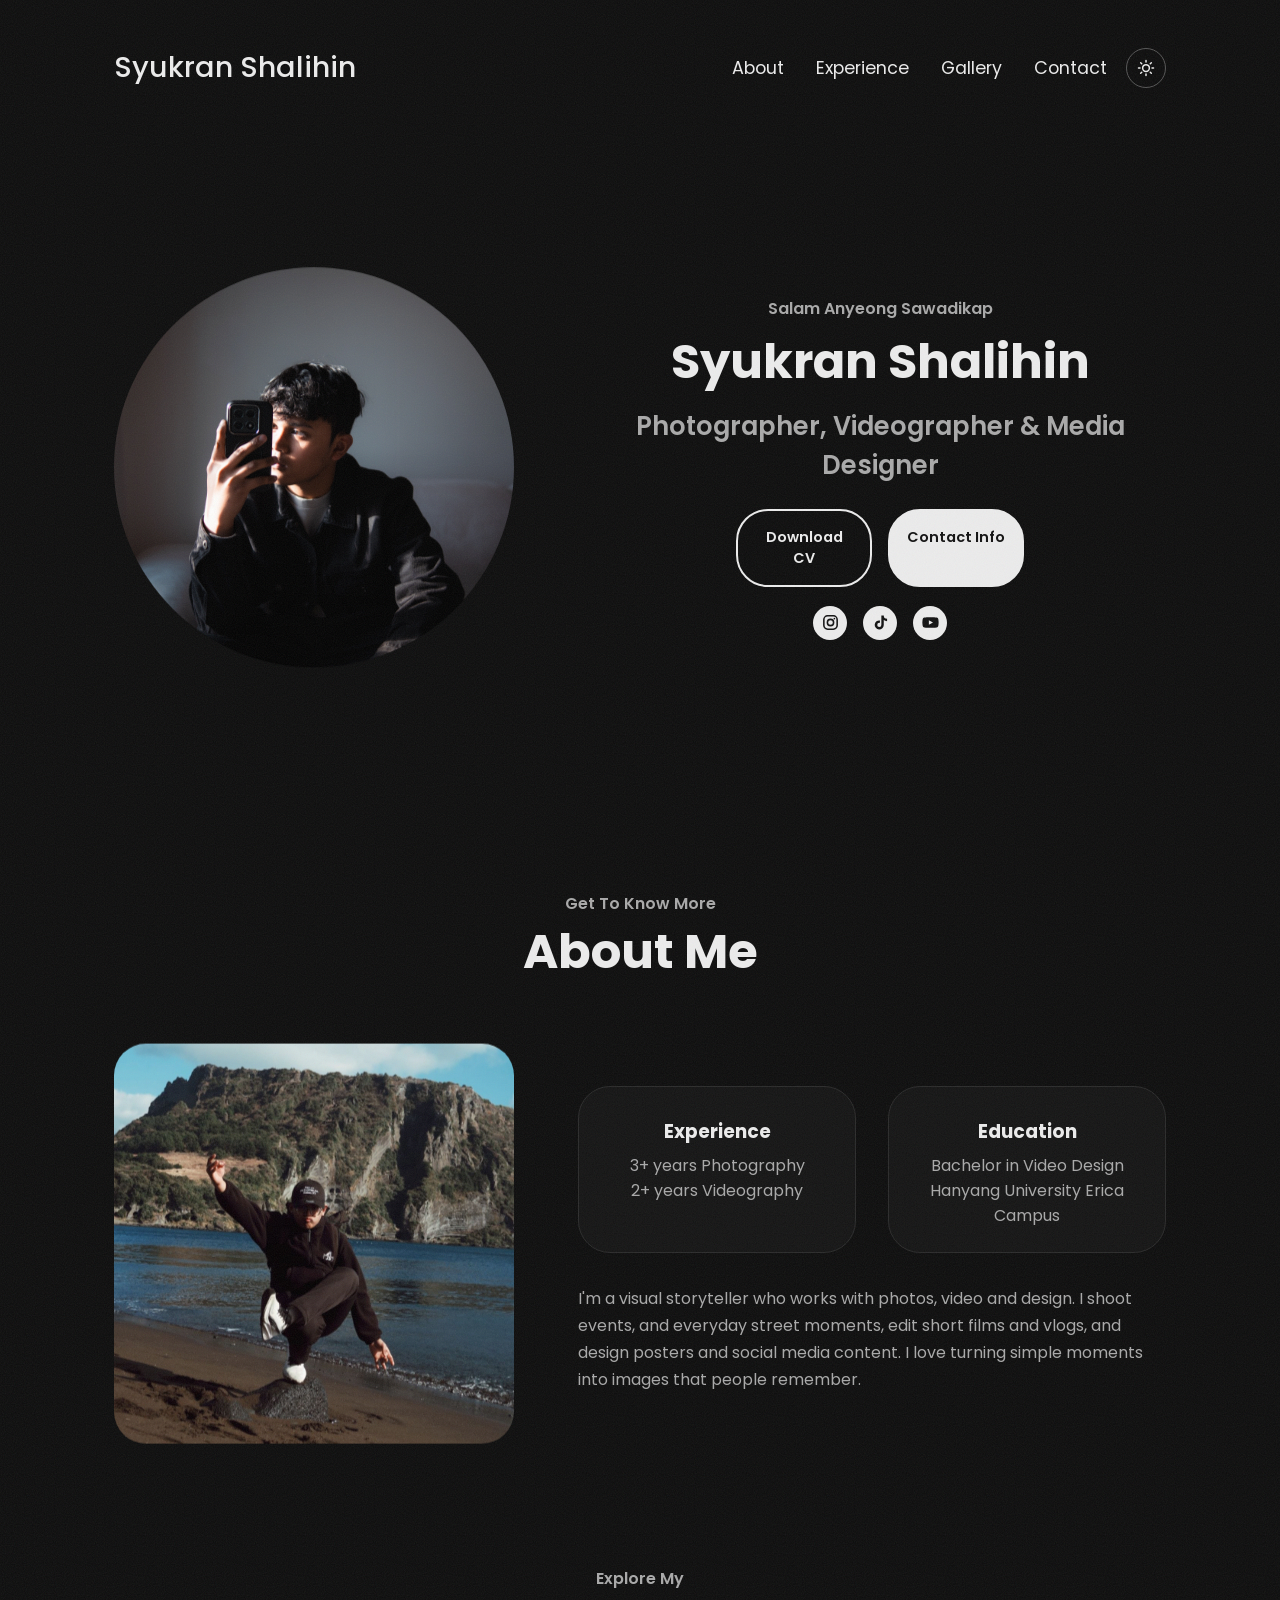
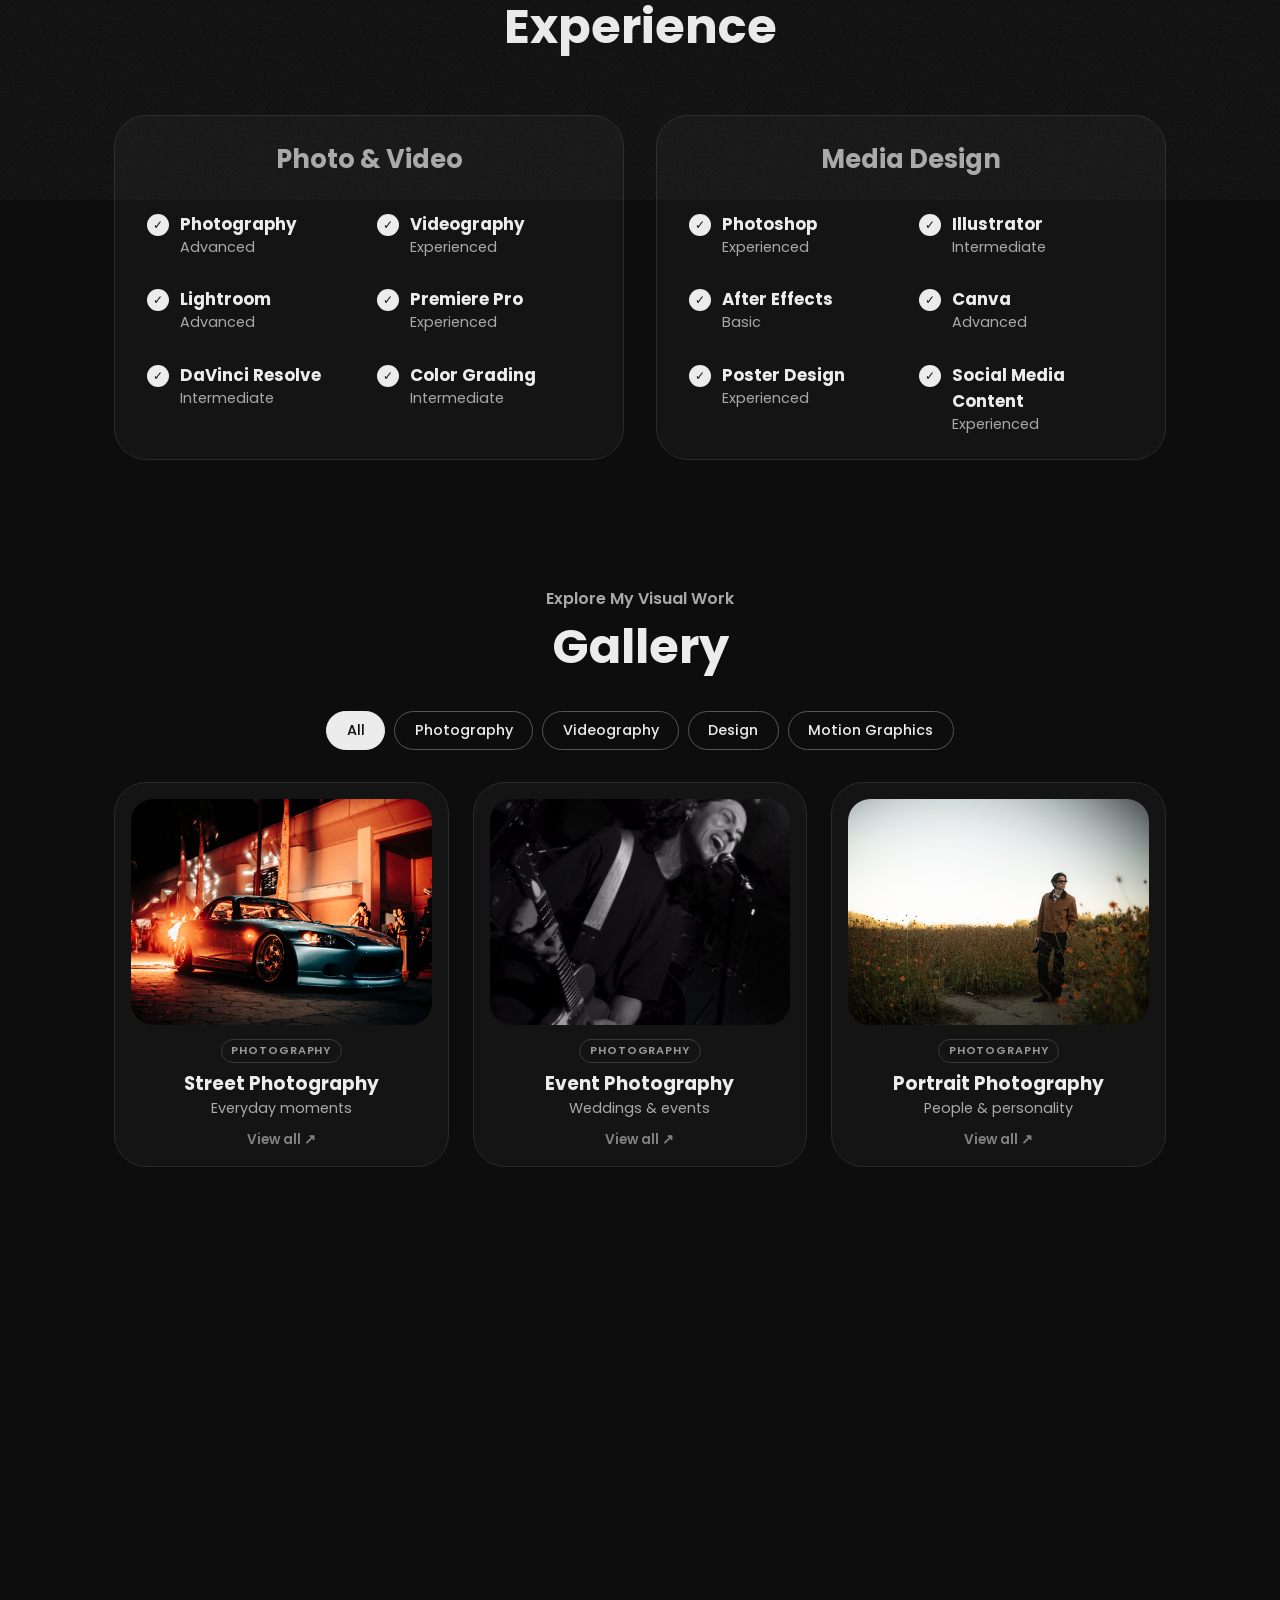
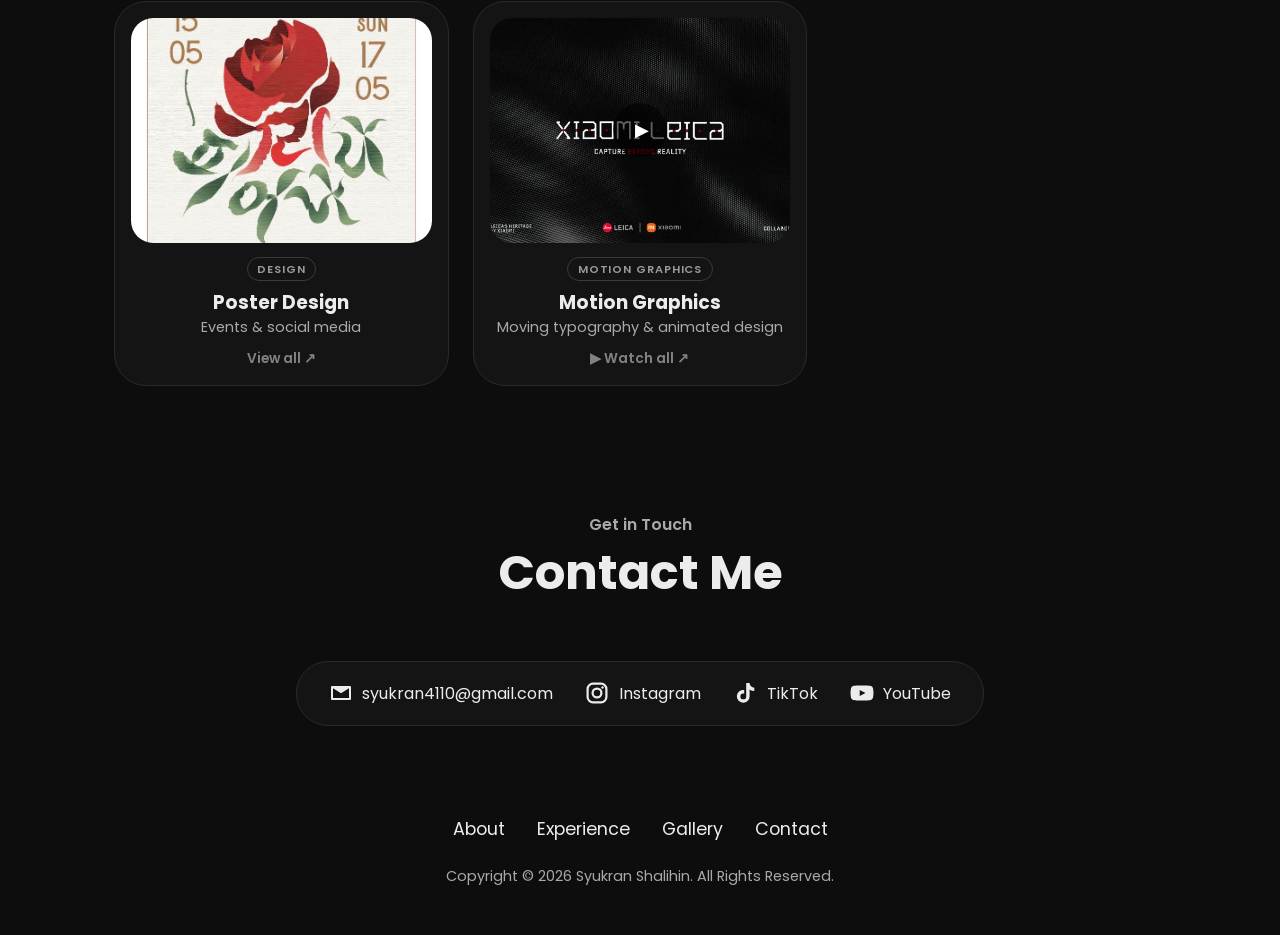
<file: index.html>
<!DOCTYPE html>
<html lang="en">
<head>
  <meta charset="UTF-8" />
  <meta name="viewport" content="width=device-width, initial-scale=1.0" />
  <title>My Portfolio</title>
  <link rel="preconnect" href="https://fonts.googleapis.com" />
  <link rel="preconnect" href="https://fonts.gstatic.com" crossorigin />
  <link href="https://fonts.googleapis.com/css2?family=Poppins:wght@300;400;500;600;700&display=swap" rel="stylesheet" />
  <link rel="stylesheet" href="style.css" />
  <link rel="stylesheet" href="effects.css" />
</head>
<body>
  <!-- NAV -->
  <nav class="nav">
    <a href="#profile" class="logo" data-bind="name"></a>
    <ul class="nav-links">
      <li><a href="#about">About</a></li>
      <li><a href="#experience">Experience</a></li>
      <li><a href="#gallery">Gallery</a></li>
      <li><a href="#contact">Contact</a></li>
    </ul>
    <button class="hamburger" aria-label="Menu"><span></span><span></span><span></span></button>
  </nav>
  <div class="mobile-menu">
    <a href="#about">About</a><a href="#experience">Experience</a>
    <a href="#gallery">Gallery</a><a href="#contact">Contact</a>
  </div>

  <!-- HERO -->
  <section id="profile" class="hero">
    <div class="hero-pic photo" data-photo="profile"></div>
    <div class="hero-text">
      <p class="small" data-bind="greeting"></p>
      <h1 data-bind="name"></h1>
      <p class="role" data-bind="role"></p>
      <div class="btns">
        <a class="btn btn-outline" id="cv-btn" download>Download CV</a>
        <a class="btn btn-dark" href="#contact">Contact Info</a>
      </div>
      <div class="socials" id="hero-socials"></div>
    </div>
  </section>

  <!-- ABOUT -->
  <section id="about">
    <p class="small center">Get To Know More</p>
    <h2 class="title">About Me</h2>
    <div class="about-wrap">
      <div class="about-pic photo" data-photo="about"></div>
      <div class="about-right">
        <div class="cards" id="about-cards"></div>
        <p class="about-text" data-bind="about.text"></p>
      </div>
    </div>
  </section>

  <!-- EXPERIENCE -->
  <section id="experience">
    <p class="small center">Explore My</p>
    <h2 class="title">Experience</h2>
    <div class="skills" id="skills"></div>
  </section>

  <!-- GALLERY -->
  <section id="gallery">
    <p class="small center">Explore My Visual Work</p>
    <h2 class="title">Gallery</h2>
    <div class="filters" id="filters"></div>
    <div class="grid" id="grid"></div>
  </section>

  <!-- CONTACT -->
  <section id="contact">
    <p class="small center">Get in Touch</p>
    <h2 class="title">Contact Me</h2>
    <div class="contact-box" id="contact-box"></div>
  </section>

  <footer>
    <ul class="nav-links">
      <li><a href="#about">About</a></li><li><a href="#experience">Experience</a></li>
      <li><a href="#gallery">Gallery</a></li><li><a href="#contact">Contact</a></li>
    </ul>
    <p id="copy"></p>
  </footer>

  <script src="config.js"></script>
  <script src="script.js"></script>
  <script src="effects.js"></script>
</body>
</html>
</file>
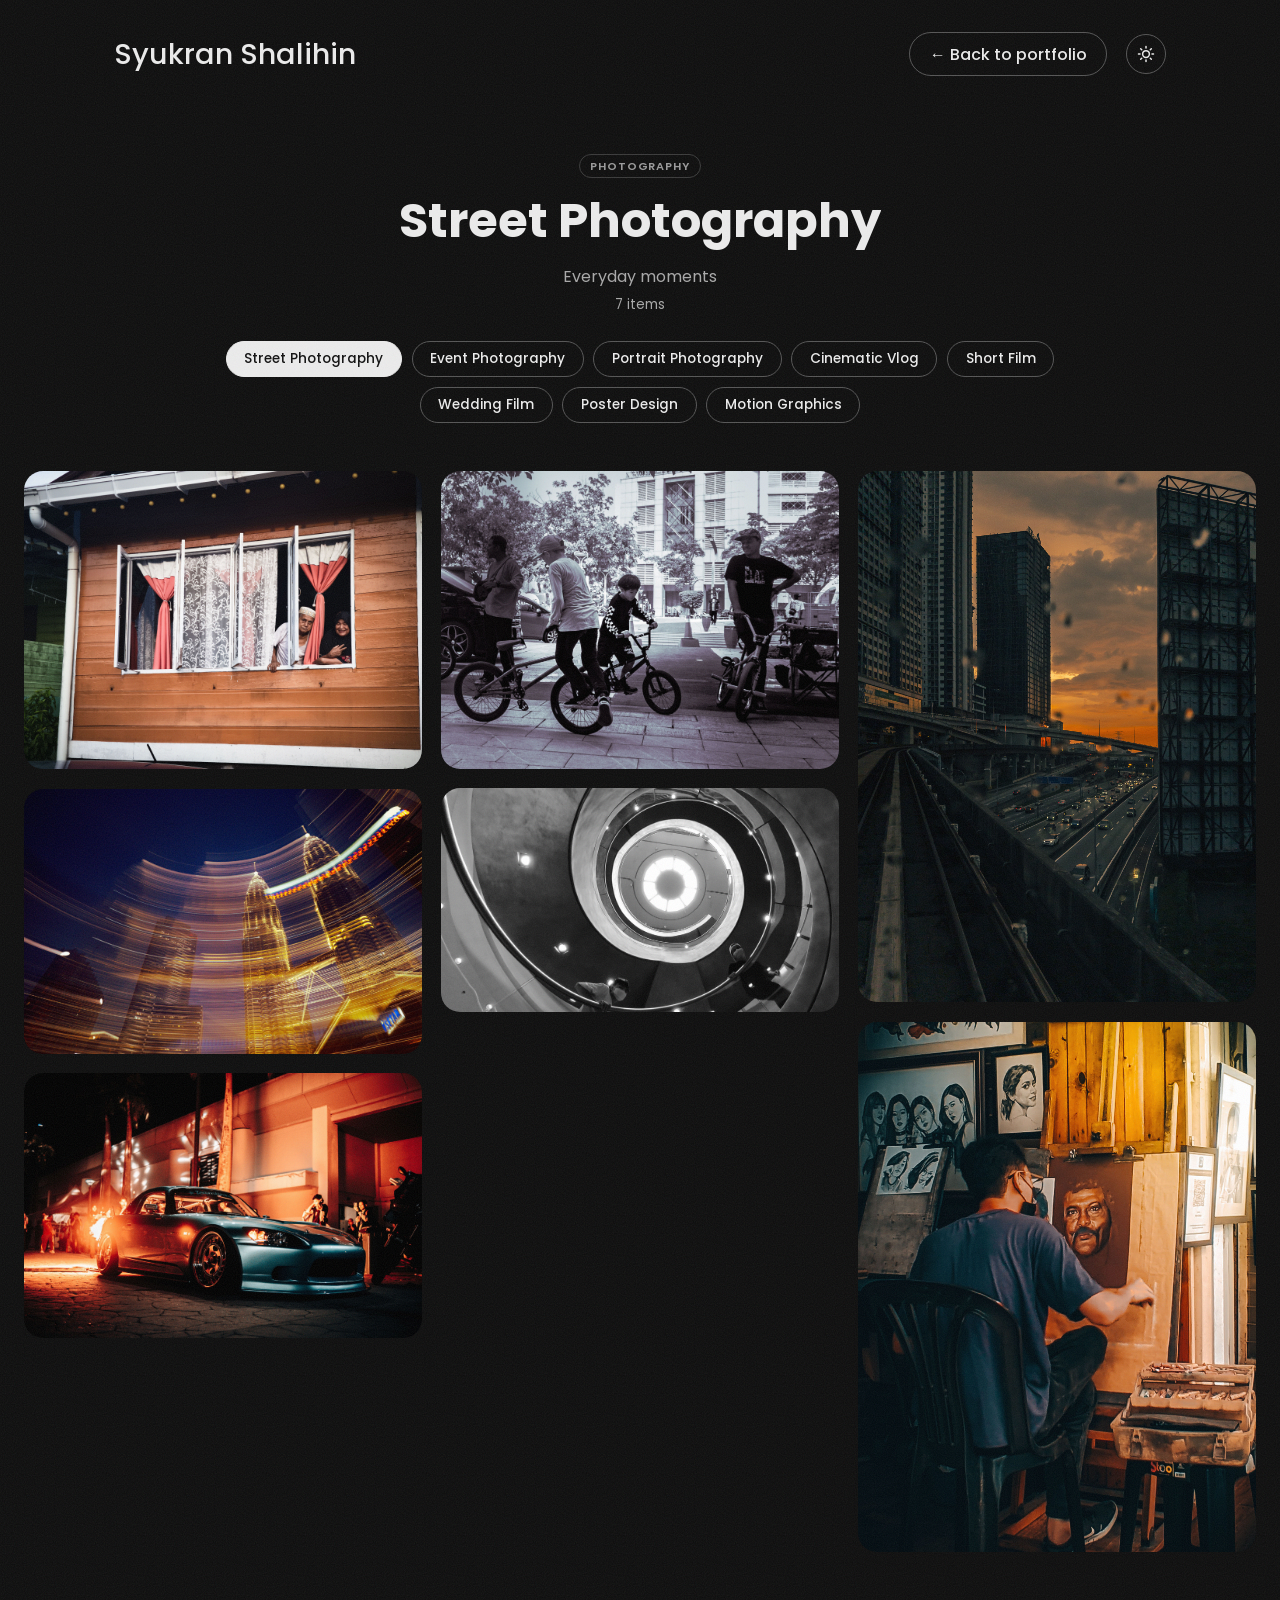
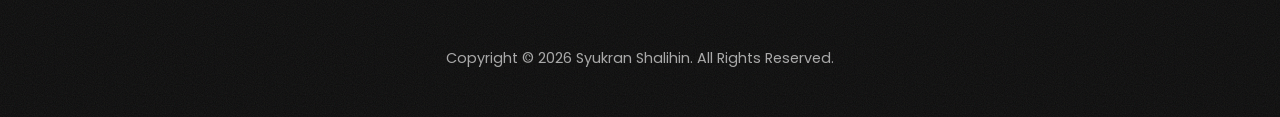
<file: work.html>
<!DOCTYPE html>
<html lang="en">
<head>
  <meta charset="UTF-8" />
  <meta name="viewport" content="width=device-width, initial-scale=1.0" />
  <title>Gallery</title>
  <link rel="preconnect" href="https://fonts.googleapis.com" />
  <link rel="preconnect" href="https://fonts.gstatic.com" crossorigin />
  <link href="https://fonts.googleapis.com/css2?family=Poppins:wght@300;400;500;600;700&display=swap" rel="stylesheet" />
  <link rel="stylesheet" href="style.css" />
  <link rel="stylesheet" href="work.css" />
  <link rel="stylesheet" href="effects.css" />
</head>
<body class="work-page">
  <nav class="nav">
    <a href="index.html" class="logo" id="logo"></a>
    <a href="index.html#gallery" class="back">← Back to portfolio</a>
  </nav>

  <header class="work-head">
    <span class="tag" id="w-tag"></span>
    <h1 id="w-title"></h1>
    <p id="w-caption"></p>
    <p class="count" id="w-count"></p>
    <div class="filters" id="w-other"></div>
  </header>

  <main class="work-main">
    <div class="subs" id="w-subs" hidden></div>
    <div id="w-grid"></div>
    <p class="empty-msg" id="w-subempty" hidden>No photos here yet.</p>
    <p class="empty-msg" id="w-empty" hidden>No items yet. Add photos or videos in <code>config.js</code>.</p>
  </main>

  <!-- LIGHTBOX -->
  <div class="lightbox" id="lb" hidden>
    <button class="lb-close" aria-label="Close">✕</button>
    <button class="lb-nav lb-prev" aria-label="Previous">‹</button>
    <figure>
      <img id="lb-img" alt="" />
      <figcaption id="lb-cap"></figcaption>
    </figure>
    <button class="lb-nav lb-next" aria-label="Next">›</button>
    <span class="lb-count" id="lb-count"></span>
  </div>

  <footer><p id="copy"></p></footer>

  <script src="config.js"></script>
  <script src="work.js"></script>
  <script src="effects.js"></script>
</body>
</html>
</file>
<file: style.css>
* { margin: 0; padding: 0; box-sizing: border-box; }
html { scroll-behavior: smooth; }
body { font-family: "Poppins", sans-serif; color: #111; background: #fff; }
a { color: inherit; text-decoration: none; }

/* NAV */
.nav { display: flex; justify-content: space-between; align-items: center;
  height: 15vh; max-width: 1100px; margin: 0 auto; padding: 0 1.5rem; }
.logo { font-size: 1.8rem; font-weight: 500; }
.nav-links { display: flex; gap: 2rem; list-style: none; font-size: 1.1rem; }
.nav-links a:hover { color: #888; text-decoration: underline; text-underline-offset: 1rem;
  text-decoration-color: #b5b5b5; }
.hamburger { display: none; background: none; border: 0; cursor: pointer; }
.hamburger span { display: block; width: 28px; height: 2px; background: #111; margin: 6px 0; transition: .3s; }
.hamburger.open span:nth-child(1) { transform: translateY(8px) rotate(45deg); }
.hamburger.open span:nth-child(2) { opacity: 0; }
.hamburger.open span:nth-child(3) { transform: translateY(-8px) rotate(-45deg); }
.mobile-menu { display: none; flex-direction: column; text-align: center; gap: 1rem;
  max-height: 0; overflow: hidden; transition: max-height .3s; background: #fff; }
.mobile-menu.open { max-height: 300px; padding-bottom: 1rem; }

/* SECTIONS */
section { min-height: fit-content; padding: 4vh 1.5rem 10vh; max-width: 1100px; margin: 0 auto; }
.small { font-weight: 600; color: #555; }
.center { text-align: center; }
.title { font-size: 3rem; text-align: center; margin-bottom: 3rem; }

/* PHOTOS */
.photo { background: #eee center/cover no-repeat; position: relative; }
.photo.empty { background-image: linear-gradient(135deg,#ececec,#d9d9d9); }
.photo.empty::after { content: "Add photo"; position: absolute; inset: 0; display: grid;
  place-items: center; color: #888; font-size: .9rem; }

/* HERO */
.hero { display: flex; justify-content: center; align-items: center; gap: 5rem; min-height: 80vh; }
.hero-pic { width: 400px; height: 400px; border-radius: 50%; flex-shrink: 0; }
.hero-text { text-align: center; }
.hero-text h1 { font-size: 3rem; margin: .3rem 0; }
.role { font-size: 1.6rem; color: #555; font-weight: 600; margin-bottom: 1.5rem; }
.btns { display: flex; justify-content: center; gap: 1rem; }
.btn { font-weight: 600; padding: 1rem; width: 8.5rem; border-radius: 2rem;
  border: 2px solid #353535; transition: .3s; font-size: .9rem; cursor: pointer; }
.btn-outline:hover { background: #353535; color: #fff; }
.btn-dark { background: #353535; color: #fff; }
.btn-dark:hover { background: #000; }
.socials { display: flex; justify-content: center; gap: 1rem; margin-top: 1.2rem; }
.socials a { width: 34px; height: 34px; border-radius: 50%; background: #111; color: #fff;
  display: grid; place-items: center; transition: .2s; }
.socials a:hover { transform: translateY(-3px); }
.socials svg { width: 17px; height: 17px; fill: #fff; }

/* ABOUT */
.about-wrap { display: flex; gap: 4rem; align-items: center; }
.about-pic { width: 400px; height: 400px; border-radius: 2rem; flex-shrink: 0; }
.cards { display: flex; gap: 2rem; margin-bottom: 2rem; }
.card { flex: 1; padding: 1.5rem; border: 1px solid #a3a3a3; border-radius: 2rem; text-align: center; }
.card .icon { font-size: 1.8rem; }
.card h3 { margin: .4rem 0; }
.about-text { color: #555; line-height: 1.7; }

/* SKILLS */
.skills { display: flex; gap: 2rem; }
.skill-box { flex: 1; padding: 1.5rem 2rem; border: 1px solid #a3a3a3; border-radius: 2rem; }
.skill-box h3 { text-align: center; color: #555; font-size: 1.6rem; margin-bottom: 2rem; }
.skill-list { display: grid; grid-template-columns: 1fr 1fr; gap: 1.8rem 1rem; }
.skill { display: flex; gap: .7rem; align-items: flex-start; }
.check { width: 22px; height: 22px; border-radius: 50%; background: #111; color: #fff;
  display: grid; place-items: center; font-size: .75rem; flex-shrink: 0; margin-top: 3px; }
.skill h4 { font-size: 1.05rem; }
.skill p { color: #666; font-size: .9rem; }

/* GALLERY */
.grid { display: grid; grid-template-columns: repeat(3, 1fr); gap: 1.5rem; }
.tile { border: 1px solid #a3a3a3; border-radius: 2rem; padding: 1rem; background: #fafafa;
  transition: transform .3s, box-shadow .3s; }
.tile:hover { transform: translateY(-6px); box-shadow: 0 12px 30px rgba(0,0,0,.08); }
.tile .photo { aspect-ratio: 4/3; border-radius: 1.4rem; }
.tile h3 { margin-top: 1rem; text-align: center; }
.tile p { text-align: center; color: #666; font-size: .9rem; }
.tile .view { display: block; width: fit-content; margin: .8rem auto 0; }

.tile[hidden] { display: none; }
a.tile { display: block; cursor: pointer; }
.open-hint { display: block; text-align: center; margin-top: .7rem; font-size: .85rem; font-weight: 600;
  color: #353535; opacity: .55; transition: opacity .3s; }
.tile:hover .open-hint { opacity: 1; }
.photo.empty .play { top: auto; bottom: 14px; width: 40px; height: 40px; font-size: .85rem; }
.tag { display: block; width: fit-content; margin: .9rem auto 0; font-size: .7rem; font-weight: 600;
  letter-spacing: .08em; text-transform: uppercase; color: #777; border: 1px solid #ccc;
  border-radius: 1rem; padding: .15rem .6rem; }
.tile .tag + h3 { margin-top: .4rem; }
.play { position: absolute; inset: 0; margin: auto; width: 54px; height: 54px; border-radius: 50%;
  background: rgba(0,0,0,.6); color: #fff; display: grid; place-items: center; font-size: 1.1rem;
  padding-left: 4px; transition: transform .3s; z-index: 1; }
.tile:hover .play { transform: scale(1.12); }
.filters { display: flex; justify-content: center; flex-wrap: wrap; gap: .6rem; margin: -1.5rem 0 2rem; }
.filters button { font: 500 .9rem Poppins; padding: .5rem 1.2rem; border-radius: 2rem;
  border: 1px solid #353535; background: #fff; cursor: pointer; transition: .2s; }
.filters button:hover, .filters button.active { background: #353535; color: #fff; }

/* CONTACT */
.contact-box { display: flex; justify-content: center; flex-wrap: wrap; gap: 2rem;
  border: 1px solid #a3a3a3; border-radius: 2rem; padding: 1.2rem 2rem;
  width: fit-content; margin: 0 auto; }
.contact-box a { display: flex; align-items: center; gap: .6rem; }
.contact-box a:hover { color: #888; }
.contact-box svg { width: 24px; height: 24px; }
svg.ig { fill: none !important; stroke: currentColor; stroke-width: 2.2; }
svg.ig .dot { fill: currentColor; stroke: none; }
.socials a { color: #fff; }

footer { padding-bottom: 3rem; }
footer .nav-links { justify-content: center; margin-bottom: 1.5rem; }
#copy { text-align: center; color: #666; font-size: .9rem; }

/* REVEAL ANIMATION */
.reveal { opacity: 0; transform: translateY(30px); transition: opacity .8s, transform .8s; }
.reveal.show { opacity: 1; transform: none; }

/* RESPONSIVE */
@media (max-width: 1000px) {
  .hero, .about-wrap, .skills { flex-direction: column; }
  .hero { gap: 2rem; }
  .hero-pic, .about-pic { width: 280px; height: 280px; }
  .grid { grid-template-columns: repeat(2, 1fr); }
}
@media (max-width: 700px) {
  .nav > .nav-links { display: none; }
  .hamburger { display: block; }
  .mobile-menu { display: flex; }
  footer .nav-links { flex-wrap: wrap; gap: 1rem; }
  .title { font-size: 2.3rem; }
  .hero-text h1 { font-size: 2.4rem; }
  .role { font-size: 1.2rem; }
  .cards { flex-direction: column; }
  .grid, .skill-list { grid-template-columns: 1fr; }
}
</file>
<file: effects.css>
/* ============================================================
   PREMIUM EFFECTS — cursor, text reveal, parallax, grain, dark mode
   Turn things on/off at the top of effects.js
   ============================================================ */

body { transition: background-color .5s ease, color .5s ease; }

/* ---------- FILM GRAIN ---------- */
.fx-grain {
  position: fixed; inset: -100%; width: 300%; height: 300%;
  pointer-events: none; z-index: 9998; opacity: .055;
  background-image: url("data:image/svg+xml,%3Csvg xmlns='http://www.w3.org/2000/svg' width='160' height='160'%3E%3Cfilter id='n'%3E%3CfeTurbulence type='fractalNoise' baseFrequency='.9' numOctaves='3' stitchTiles='stitch'/%3E%3C/filter%3E%3Crect width='100%25' height='100%25' filter='url(%23n)'/%3E%3C/svg%3E");
  animation: fxGrain 1s steps(6) infinite;
}
body.dark .fx-grain { opacity: .08; }
@keyframes fxGrain {
  0% { transform: translate(0, 0); }   20% { transform: translate(-3%, 2%); }
  40% { transform: translate(2%, -3%); } 60% { transform: translate(-2%, -1%); }
  80% { transform: translate(3%, 3%); }  100% { transform: translate(0, 0); }
}

/* ---------- CUSTOM CURSOR ---------- */
body.fx-cursor-on, body.fx-cursor-on a, body.fx-cursor-on button { cursor: none; }
.fx-dot, .fx-ring { position: fixed; top: 0; left: 0; pointer-events: none; z-index: 9999;
  border-radius: 50%; transform: translate(-50%, -50%); }
.fx-dot { width: 6px; height: 6px; background: #111; transition: opacity .2s; }
.fx-ring { width: 38px; height: 38px; border: 1px solid rgba(17,17,17,.45);
  display: grid; place-items: center; font: 600 .7rem Poppins, sans-serif; letter-spacing: .06em;
  color: transparent; text-transform: uppercase;
  transition: width .35s cubic-bezier(.2,.8,.2,1), height .35s cubic-bezier(.2,.8,.2,1),
              background .3s, border-color .3s, color .2s; }
.fx-ring.hover { width: 56px; height: 56px; border-color: rgba(17,17,17,.8); }
.fx-ring.label { width: 86px; height: 86px; background: #111; border-color: #111; color: #fff; }
.fx-ring.label + .fx-dot, .fx-dot.hide { opacity: 0; }
.fx-ring.down { transform: translate(-50%, -50%) scale(.85); }
body.dark .fx-dot { background: #f2f2f2; }
body.dark .fx-ring { border-color: rgba(242,242,242,.45); }
body.dark .fx-ring.hover { border-color: rgba(242,242,242,.85); }
body.dark .fx-ring.label { background: #f2f2f2; border-color: #f2f2f2; color: #111; }

/* ---------- TEXT REVEAL ---------- */
.fx-split .fx-w { display: inline-block; overflow: hidden; vertical-align: top; padding-bottom: .08em; }
.fx-split .fx-w > span { display: inline-block; transform: translateY(105%);
  transition: transform .9s cubic-bezier(.2,.8,.2,1); transition-delay: calc(var(--i) * 70ms); }
.fx-split.fx-in .fx-w > span { transform: none; }
.fx-fade { opacity: 0; transform: translateY(14px); transition: opacity .9s ease .25s, transform .9s ease .25s; }
.fx-fade.fx-in { opacity: 1; transform: none; }

/* ---------- PARALLAX ---------- */
.fx-par { will-change: transform; }

/* ---------- THEME TOGGLE ---------- */
.fx-theme { width: 40px; height: 40px; border-radius: 50%; border: 1px solid #353535; background: transparent;
  display: grid; place-items: center; cursor: pointer; transition: background .3s, transform .4s; flex-shrink: 0; }
.fx-theme:hover { background: #353535; }
.fx-theme:hover svg { stroke: #fff; }
.fx-theme svg { width: 18px; height: 18px; fill: none; stroke: #111; stroke-width: 2; stroke-linecap: round; transition: stroke .3s; }
.fx-theme:active { transform: rotate(40deg) scale(.9); }
.nav .fx-right { display: flex; align-items: center; gap: 1.2rem; }

/* ---------- DARK MODE ---------- */
.contact-box svg:not(.ig) { fill: currentColor; }
.contact-box a { transition: color .3s; }
body.dark .contact-box a:hover { color: #fff; opacity: .7; }
body.dark { background: #0d0d0d; color: #ececec; }
body.dark .small, body.dark .role, body.dark .about-text, body.dark .tile p, body.dark .skill p,
body.dark .skill-box h3, body.dark #copy, body.dark .work-head p, body.dark .empty-msg,
body.dark .open-hint, body.dark .card p { color: #a9a9a9; }
body.dark .nav-links a:hover { color: #fff; }
body.dark .mobile-menu { background: #0d0d0d; }
body.dark .hamburger span { background: #ececec; }
body.dark .card, body.dark .skill-box, body.dark .tile, body.dark .contact-box,
body.dark .v-item { border-color: #2a2a2a; background: #141414; }
body.dark .tile:hover { box-shadow: 0 14px 40px rgba(0,0,0,.6); }
body.dark .photo { background-color: #1c1c1c; }
body.dark .photo.empty { background-image: linear-gradient(135deg, #1e1e1e, #262626); }
body.dark .photo.empty::after { color: #666; }
body.dark .tag { color: #9a9a9a; border-color: #3a3a3a; }
body.dark .open-hint { color: #ddd; }
body.dark .btn { border-color: #ececec; }
body.dark .btn-outline:hover { background: #ececec; color: #111; }
body.dark .btn-dark { background: #ececec; color: #111; }
body.dark .btn-dark:hover { background: #fff; }
body.dark .socials a { background: #ececec; color: #111; }
body.dark .socials svg { fill: #111; }
body.dark .socials svg.ig { fill: none !important; stroke: #111; }
body.dark .socials svg.ig .dot { fill: #111; }
body.dark .check { background: #ececec; color: #111; }
body.dark .filters button, body.dark .work-head .filters a, body.dark .back { background: transparent; color: #ececec; border-color: #555; }
body.dark .filters button:hover, body.dark .filters button.active,
body.dark .work-head .filters a:hover, body.dark .work-head .filters a.active,
body.dark .back:hover { background: #ececec; color: #111; border-color: #ececec; }
body.dark .subs button { background: #1c1c1c; color: #ddd; }
body.dark .subs button:hover { background: #2a2a2a; }
body.dark .subs button.active { background: #ececec; color: #111; }
body.dark .m-item { background: #1c1c1c; }
body.dark .m-item.missing { background: linear-gradient(135deg, #1e1e1e, #262626); color: #666; }
body.dark .fx-theme { border-color: #555; }
body.dark .fx-theme svg { stroke: #ececec; }
body.dark .fx-theme:hover { background: #ececec; }
body.dark .fx-theme:hover svg { stroke: #111; }

@media (max-width: 700px) {
  .nav .fx-right .nav-links { display: none; }
  .fx-theme { width: 36px; height: 36px; }
  .nav .fx-right { gap: .9rem; }
  .nav > .logo { font-size: 1.3rem; }
}

/* ---------- RESPECT "REDUCE MOTION" ---------- */
@media (prefers-reduced-motion: reduce) {
  .fx-grain { animation: none; }
  .fx-split .fx-w > span, .fx-fade { transition: none; transform: none; opacity: 1; }
}
</file>
<file: work.css>
/* ===== Category page (work.html) ===== */
.work-page .nav { height: 12vh; }
.back { font-weight: 500; padding: .55rem 1.2rem; border: 1px solid #353535; border-radius: 2rem; transition: .2s; }
.back:hover { background: #353535; color: #fff; }

.work-head { text-align: center; max-width: 900px; margin: 0 auto; padding: 2rem 1.5rem 1rem; }
.work-head h1 { font-size: 3rem; margin: .4rem 0 .2rem; }
.work-head p { color: #666; }
.work-head .count { font-size: .85rem; margin: .4rem 0 1.6rem; }
.work-head .filters { margin: 0; }
.work-head .filters a { font: 500 .85rem Poppins; padding: .45rem 1.1rem; border-radius: 2rem;
  border: 1px solid #353535; transition: .2s; }
.work-head .filters a:hover, .work-head .filters a.active { background: #353535; color: #fff; }

.work-main { max-width: 1300px; margin: 0 auto; padding: 2rem 1.5rem 6rem; }

/* photos: masonry */
.masonry { columns: 3 320px; column-gap: 1.2rem; }
.m-item { break-inside: avoid; margin-bottom: 1.2rem; border-radius: 1.2rem; overflow: hidden;
  cursor: zoom-in; position: relative; background: #eee; display: block; }
.m-item img { width: 100%; display: block; transition: transform .5s; }
.m-item:hover img { transform: scale(1.04); }
.m-item figcaption { position: absolute; left: 0; right: 0; bottom: 0; padding: 1.5rem .9rem .7rem;
  color: #fff; font-size: .85rem; background: linear-gradient(transparent, rgba(0,0,0,.65));
  opacity: 0; transition: opacity .3s; }
.m-item:hover figcaption { opacity: 1; }
.m-item.missing { aspect-ratio: 4/3; cursor: default; display: grid; place-items: center;
  background: linear-gradient(135deg,#ececec,#d9d9d9); color: #888; font-size: .8rem; text-align: center; padding: 1rem; }
.m-item.missing:nth-child(3n+2) { aspect-ratio: 3/4; }
.m-item.missing:nth-child(4n+3) { aspect-ratio: 1/1; }

/* videos */
.vgrid { display: grid; grid-template-columns: repeat(auto-fill, minmax(420px, 1fr)); gap: 1.6rem; }
.v-item { border: 1px solid #ddd; border-radius: 1.4rem; overflow: hidden; background: #fafafa; }
.v-frame { position: relative; aspect-ratio: 16/9; background: #111; }
.v-frame iframe, .v-frame video, .v-frame img { position: absolute; inset: 0; width: 100%; height: 100%;
  border: 0; object-fit: cover; }
.v-frame video { object-fit: contain; background: #000; }
.v-thumb { cursor: pointer; }
.v-thumb .play { width: 64px; height: 64px; font-size: 1.3rem; }
.v-thumb:hover .play { transform: scale(1.12); }
.v-item p { padding: .9rem 1.1rem; font-weight: 500; }
.v-link { display: grid; place-items: center; color: #fff; font-weight: 600; gap: .5rem; }

/* sub-filters (Wedding / Concert …) */
.subs { display: flex; justify-content: center; flex-wrap: wrap; gap: .5rem; margin: 0 0 2rem; }
.subs[hidden] { display: none; }
.subs button { font: 500 .95rem Poppins; padding: .55rem 1.3rem; border-radius: 2rem; cursor: pointer;
  border: 0; background: #f0f0f0; color: #333; transition: .2s; }
.subs button span { font-size: .75rem; opacity: .55; margin-left: .2rem; }
.subs button:hover { background: #e2e2e2; }
.subs button.active { background: #111; color: #fff; }
.subs button.active span { opacity: .8; }
.m-item[hidden], .v-item[hidden] { display: none; }

.empty-msg { text-align: center; color: #777; padding: 3rem 0; }

/* lightbox */
.lightbox { position: fixed; inset: 0; z-index: 100; background: rgba(10,10,10,.95);
  display: flex; align-items: center; justify-content: center; }
.lightbox[hidden] { display: none; }
.lightbox figure { max-width: 90vw; max-height: 88vh; text-align: center; }
.lightbox img { max-width: 90vw; max-height: 80vh; object-fit: contain; border-radius: .6rem;
  animation: lbIn .25s ease; }
@keyframes lbIn { from { opacity: 0; transform: scale(.97); } }
.lightbox figcaption { color: #ddd; margin-top: .8rem; font-size: .95rem; }
.lb-close, .lb-nav { position: absolute; background: rgba(255,255,255,.1); color: #fff; border: 0;
  cursor: pointer; border-radius: 50%; transition: background .2s; }
.lb-close:hover, .lb-nav:hover { background: rgba(255,255,255,.25); }
.lb-close { top: 1.2rem; right: 1.2rem; width: 44px; height: 44px; font-size: 1.1rem; }
.lb-nav { top: 50%; transform: translateY(-50%); width: 54px; height: 54px; font-size: 2rem; line-height: 1; }
.lb-prev { left: 1.2rem; } .lb-next { right: 1.2rem; }
.lb-count { position: absolute; top: 1.6rem; left: 1.6rem; color: #aaa; font-size: .85rem; }

@media (max-width: 700px) {
  .work-head h1 { font-size: 2.1rem; }
  .vgrid { grid-template-columns: 1fr; }
  .masonry { columns: 2 150px; column-gap: .7rem; }
  .m-item { margin-bottom: .7rem; border-radius: .8rem; }
  .lb-nav { width: 42px; height: 42px; font-size: 1.5rem; }
  .lb-prev { left: .4rem; } .lb-next { right: .4rem; }
  .back { font-size: .8rem; padding: .45rem .9rem; }
  .work-page .nav .logo { font-size: 1.2rem; }
}
</file>
